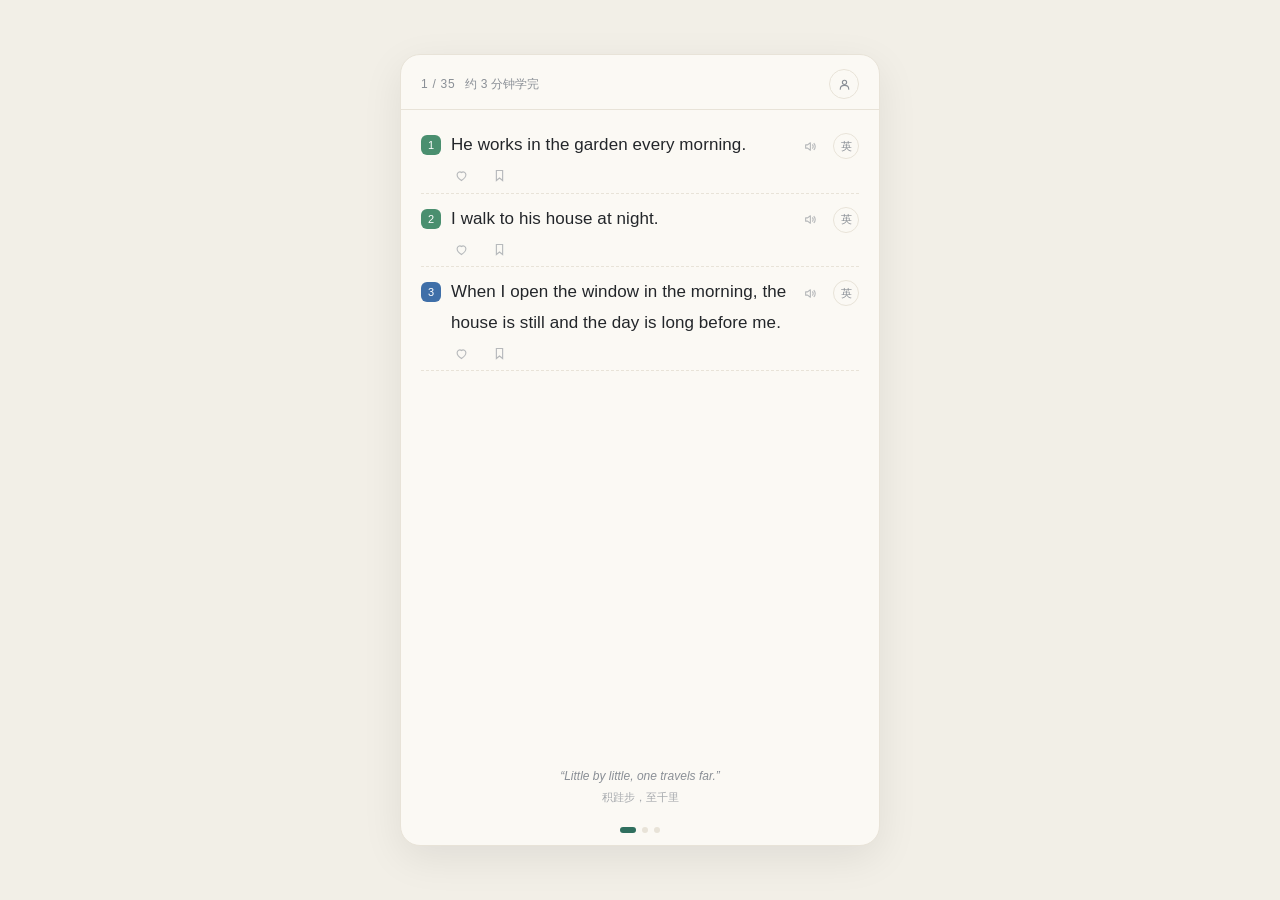
<file: index.html>
<!doctype html>
<html lang="zh-CN">
<head>
<meta charset="utf-8">
<meta name="viewport" content="width=device-width, initial-scale=1, viewport-fit=cover">
<meta name="theme-color" content="#fbf9f4">
<title>english-850</title>
<link rel="manifest" href="manifest.json">
<link rel="icon" href="icon.svg" type="image/svg+xml">
<link rel="stylesheet" href="css/style.css?v=39">
</head>
<body>

<div class="app">

  <div class="hdr">
    <span class="idx" id="idx">1 / 3</span>
    <span class="eta" id="eta">约 4 分钟学完</span>
    <button class="me" id="btn-me" type="button" aria-label="我的">
      <svg viewBox="0 0 24 24" fill="none" stroke="currentColor" stroke-width="1.8" stroke-linecap="round">
        <circle cx="12" cy="8.5" r="3.4"/>
        <path d="M5.2 19.5c0-3.6 3-6.2 6.8-6.2s6.8 2.6 6.8 6.2"/>
      </svg>
    </button>
  </div>

  <div class="warn" id="warn" hidden>
    当前环境不能保存数据，刷新后会丢。用浏览器直接打开 index.html 就正常。
  </div>

  <div class="pages" id="pages"></div>

  <div class="dots" id="dots"></div>

  <div class="sheet" id="sheet">
    <div class="sheet-hdr">
      <h2>我的</h2>
      <button class="close" id="btn-close" type="button" aria-label="关闭">×</button>
    </div>
    <div class="sheet-body">
      <div class="big-stats">
        <div><b id="stat-days">0</b><span>累计天数</span></div>
        <div><b id="stat-min">0</b><span>累计分钟</span></div>
      </div>

      <div class="cal-wrap" id="cal-wrap">
        <div class="cal-months" id="heat"></div>
      </div>

      <div class="rows">
        <button class="row-link" data-list="save" type="button">
          收藏的内容<b id="n-save">0</b>
        </button>
        <button class="row-link" data-list="like" type="button">
          点过赞的内容<b id="n-like">0</b>
        </button>
        <button class="row-link" data-list="word" type="button">
          收藏的词<b id="n-word">0</b>
        </button>
        <button class="row-mode" id="row-mode" type="button" role="switch" aria-checked="false">
          <span>练习模式</span>
          <span class="switch" aria-hidden="true"><i></i></span>
        </button>
        <button class="row-act" id="btn-export" type="button">
          导出备份<b id="hint-export">还没备份过</b>
        </button>
        <button class="row-act" id="btn-import" type="button">
          导入备份<b id="hint-import">点击上传备份</b>
        </button>
        <input type="file" id="file-import" accept="application/json,.json" hidden>
      </div>
    </div>

    <div class="sub" id="sub">
      <div class="sheet-hdr">
        <h2 id="sub-title">列表</h2>
        <button class="close" id="sub-close" type="button" aria-label="返回">×</button>
      </div>
      <div class="sheet-body" id="sub-body"></div>
    </div>
  </div>

</div>

<script src="data/words.js?v=39"></script>
<script src="data/glossary.js?v=39"></script>
<script src="data/dict.js?v=39"></script>
<script src="data/contractions.js?v=39"></script>
<script src="data/function-words.js?v=39"></script>
<script src="data/units.js?v=39"></script>
<script src="data/extras.js?v=39"></script>
<script src="data/exercises.js?v=39"></script>
<script src="js/store.js?v=39"></script>
<script src="js/speak.js?v=39"></script>
<script src="js/reader.js?v=39"></script>
<script src="js/actions.js?v=39"></script>
<script src="js/progress.js?v=39"></script>
<script src="js/exercises.js?v=39"></script>
<script src="js/extras.js?v=39"></script>
<script src="js/app.js?v=39"></script>
<script src="js/dev.js?v=39"></script>
<script src="js/pwa.js?v=39"></script>
<script src="js/backup.js?v=39"></script>
</body>
</html>
</file>
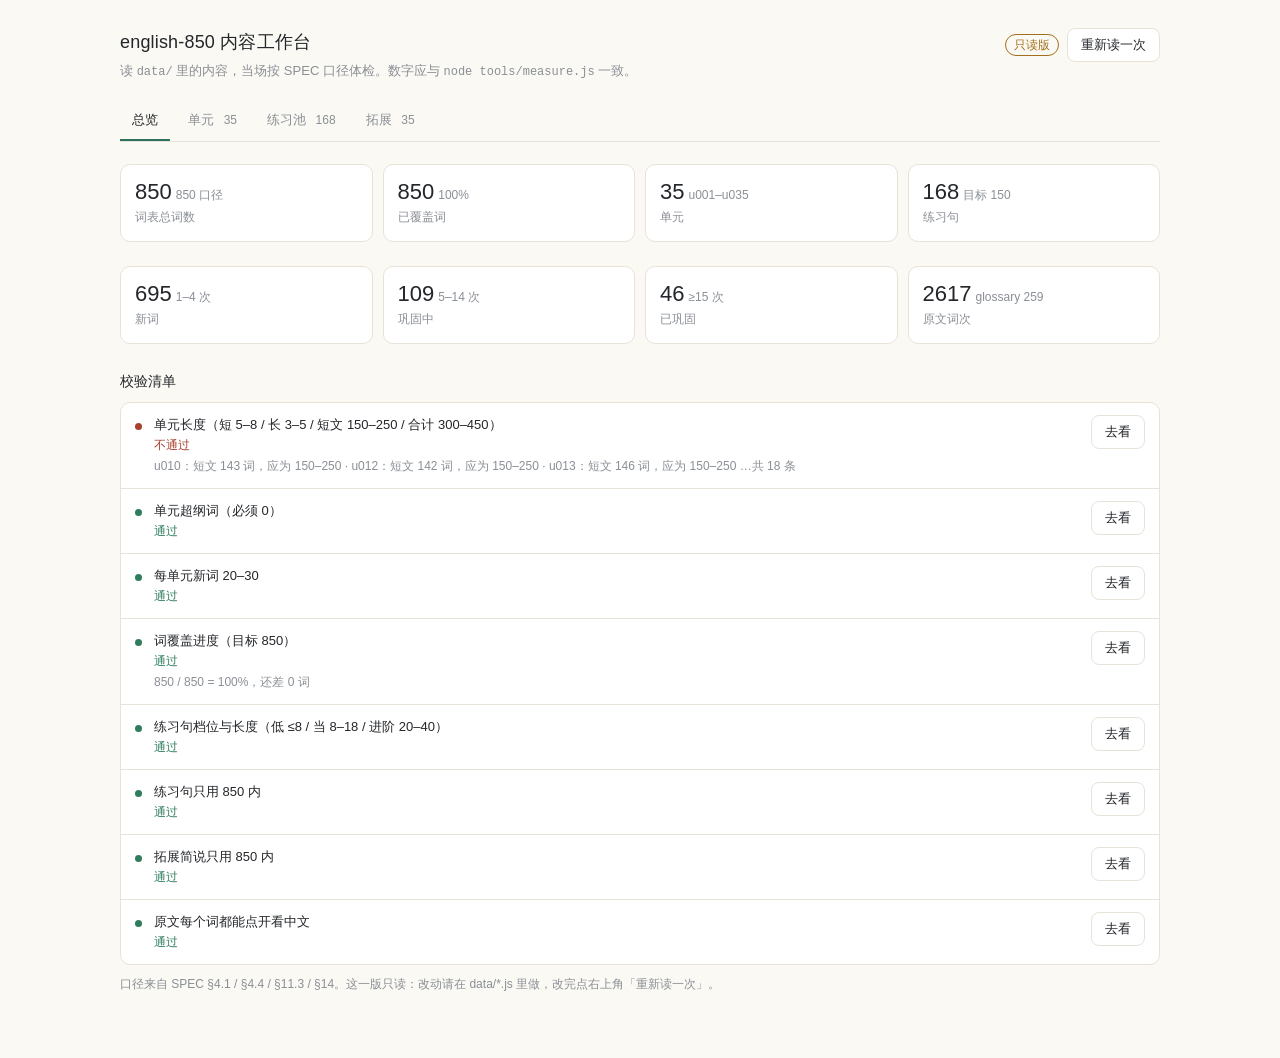
<file: admin.html>
<!doctype html>
<html lang="zh-CN">
<head>
<meta charset="utf-8">
<meta name="viewport" content="width=device-width, initial-scale=1">
<meta name="robots" content="noindex, nofollow">
<title>english-850 内容工作台（只读）</title>
<style>
:root {
  --bg: #fbf9f4;
  --card: #ffffff;
  --ink: #23262a;
  --muted: #8a8f96;
  --line: #e8e3d8;
  --soft: #f2efe7;
  --accent: #2f6f5e;
  --ok: #2f7d5d;
  --ok-bg: #e8f3ee;
  --warn: #a2701c;
  --warn-bg: #fbf1de;
  --bad: #a8402f;
  --bad-bg: #fbeae6;
}
@media (prefers-color-scheme: dark) {
  :root {
    --bg: #17191c; --card: #1d2024; --ink: #e7e4de; --muted: #93999f; --line: #2a2e34;
    --soft: #202429; --accent: #6cc09a; --ok: #6cc09a; --ok-bg: #1b2a24;
    --warn: #d9a154; --warn-bg: #2b2418; --bad: #e08b7b; --bad-bg: #2c1f1c;
  }
}
* { box-sizing: border-box; }
html, body { margin: 0; background: var(--bg); color: var(--ink); }
body {
  font-family: -apple-system, "Segoe UI", "PingFang SC", "Microsoft YaHei", sans-serif;
  font-size: 14px;
  line-height: 1.6;
  -webkit-text-size-adjust: 100%;
}
.wrap { max-width: 1080px; margin: 0 auto; padding: 28px 20px 64px; }

h1 { font-size: 18px; font-weight: 500; margin: 0 0 4px; letter-spacing: .01em; }
.sub { color: var(--muted); font-size: 13px; margin: 0; }
.top { display: flex; align-items: flex-start; gap: 16px; flex-wrap: wrap; margin-bottom: 20px; }
.top-act { margin-left: auto; display: flex; gap: 8px; align-items: center; }
.tag {
  display: inline-block; padding: 1px 8px; border-radius: 999px;
  font-size: 12px; line-height: 18px; border: 1px solid var(--line); color: var(--muted);
}
.tag-ro { color: var(--warn); border-color: var(--warn); }

button {
  font-family: inherit; font-size: 13px; color: var(--ink);
  background: var(--card); border: 1px solid var(--line);
  border-radius: 8px; padding: 7px 13px; cursor: pointer;
}
button:hover { border-color: var(--muted); }
button:active { background: var(--soft); }

.tabs { display: flex; gap: 6px; flex-wrap: wrap; border-bottom: 1px solid var(--line); margin-bottom: 22px; }
.tab {
  border: 0; border-bottom: 2px solid transparent; border-radius: 0;
  background: transparent; color: var(--muted); padding: 9px 12px 10px;
}
.tab[aria-selected="true"] { color: var(--ink); border-bottom-color: var(--accent); }
.tab .n { color: var(--muted); font-size: 12px; margin-left: 6px; }

.stats { display: grid; grid-template-columns: repeat(auto-fit, minmax(150px, 1fr)); gap: 10px; margin-bottom: 24px; }
.stat { background: var(--card); border: 1px solid var(--line); border-radius: 10px; padding: 13px 14px; }
.stat b { display: block; font-size: 22px; font-weight: 500; line-height: 1.25; }
.stat span { color: var(--muted); font-size: 12px; }
.stat em { font-style: normal; color: var(--muted); font-size: 12px; margin-left: 4px; }

h2 { font-size: 14px; font-weight: 500; margin: 26px 0 10px; }
h2 .hint { color: var(--muted); font-weight: 400; font-size: 12px; margin-left: 8px; }

.rules { border: 1px solid var(--line); border-radius: 10px; overflow: hidden; background: var(--card); }
.rule { display: flex; gap: 12px; padding: 12px 14px; border-bottom: 1px solid var(--line); align-items: flex-start; }
.rule:last-child { border-bottom: 0; }
.rule .dot { flex: 0 0 auto; width: 7px; height: 7px; border-radius: 50%; margin-top: 8px; background: var(--muted); }
.rule.ok .dot { background: var(--ok); }
.rule.bad .dot { background: var(--bad); }
.rule.todo .dot { background: var(--warn); }
.rule .body { flex: 1; min-width: 0; }
.rule .name { font-size: 13px; }
.rule .state { font-size: 12px; color: var(--muted); }
.rule.ok .state { color: var(--ok); }
.rule.bad .state { color: var(--bad); }
.rule.todo .state { color: var(--warn); }
.rule .detail { color: var(--muted); font-size: 12px; margin-top: 2px; word-break: break-word; }
.rule .go { flex: 0 0 auto; }

.tablewrap { border: 1px solid var(--line); border-radius: 10px; background: var(--card); overflow-x: auto; }
table { border-collapse: collapse; width: 100%; font-size: 13px; }
th, td { padding: 9px 10px; text-align: left; border-bottom: 1px solid var(--line); vertical-align: top; }
th { font-weight: 500; color: var(--muted); font-size: 12px; white-space: nowrap; background: var(--soft); }
tr:last-child td { border-bottom: 0; }
td.num, th.num { text-align: right; font-variant-numeric: tabular-nums; white-space: nowrap; }
td.id { font-variant-numeric: tabular-nums; color: var(--muted); white-space: nowrap; }
tr.row { cursor: pointer; }
tr.row:hover td { background: var(--soft); }
tr.row.bad td:first-child { box-shadow: inset 2px 0 0 var(--bad); }
td.bad { color: var(--bad); font-weight: 500; }
td.ok { color: var(--ok); }
td.nw { white-space: nowrap; }
td .why { display: block; color: var(--muted); font-size: 11px; font-weight: 400; }
tr.detail td { background: var(--soft); font-size: 12px; color: var(--muted); }
tr.detail[hidden] { display: none; }
.chips { display: flex; flex-wrap: wrap; gap: 5px; margin: 4px 0 8px; }
.chip { border: 1px solid var(--line); border-radius: 6px; padding: 1px 7px; font-size: 12px; background: var(--card); color: var(--ink); }
.chip.bad { color: var(--bad); border-color: var(--bad); }
.dlabel { color: var(--ink); font-size: 12px; }
.probs { margin: 0 0 8px; padding-left: 16px; }
.probs li { margin-bottom: 2px; }
.probs li.bad { color: var(--bad); }

.filters { display: flex; gap: 6px; flex-wrap: wrap; margin-bottom: 12px; align-items: center; }
.filters .lbl { color: var(--muted); font-size: 12px; margin-right: 2px; }
.fchip { padding: 5px 11px; font-size: 12px; }
.fchip[aria-pressed="true"] { border-color: var(--accent); color: var(--accent); }
.empty { color: var(--muted); font-size: 13px; padding: 18px 2px; }
.err { background: var(--bad-bg); border: 1px solid var(--bad); color: var(--ink); border-radius: 10px; padding: 16px 18px; }
.err b { color: var(--bad); }
.note { color: var(--muted); font-size: 12px; margin: 10px 0 0; }
.mono { font-family: ui-monospace, "Cascadia Mono", Consolas, monospace; font-size: 12px; }
.en { color: var(--ink); }
.zh { color: var(--muted); }
</style>
</head>
<body>
<div class="wrap">
  <div class="top">
    <div>
      <h1>english-850 内容工作台</h1>
      <p class="sub">读 <span class="mono">data/</span> 里的内容，当场按 SPEC 口径体检。数字应与 <span class="mono">node tools/measure.js</span> 一致。</p>
    </div>
    <div class="top-act">
      <span class="tag tag-ro">只读版</span>
      <button id="btn-reload" type="button">重新读一次</button>
    </div>
  </div>

  <div class="tabs" role="tablist" id="tabs">
    <button class="tab" role="tab" data-view="overview" aria-selected="true" type="button">总览</button>
    <button class="tab" role="tab" data-view="unit" aria-selected="false" type="button">单元 <span class="n" id="n-unit"></span></button>
    <button class="tab" role="tab" data-view="ex" aria-selected="false" type="button">练习池 <span class="n" id="n-ex"></span></button>
    <button class="tab" role="tab" data-view="extra" aria-selected="false" type="button">拓展 <span class="n" id="n-extra"></span></button>
  </div>

  <div id="view"></div>
</div>

<script>
(function () {
  "use strict";

  var view = document.getElementById("view");

  function el(tag, cls, text) {
    var e = document.createElement(tag);
    if (cls) e.className = cls;
    if (text != null) e.textContent = text;
    return e;
  }

  function stat(value, label, sub) {
    var d = el("div", "stat");
    var b = el("b", null, value);
    if (sub) b.appendChild(el("em", null, sub));
    d.appendChild(b);
    d.appendChild(el("span", null, label));
    return d;
  }

  // ---------- 数据 ----------
  function missing() {
    var box = el("div", "err");
    box.appendChild(el("b", null, "读不到 data/（内容文件没加载上来）。"));

    var p1 = el("p");
    p1.textContent = "先说原因：网页不许跨文件读本地磁盘，能不能读到 data/ 取决于「怎么打开」这个页面，不取决于文件放在哪。";
    box.appendChild(p1);

    var ul = el("ul");
    ul.style.margin = "8px 0 10px";
    ul.style.paddingLeft = "18px";

    var li1 = el("li");
    li1.appendChild(el("b", null, "用 Chrome / Edge 双击打开这个文件"));
    li1.appendChild(document.createTextNode("（最省事，推荐）。路径在你机器上应该是："));
    var code = el("div", "mono");
    code.style.margin = "4px 0";
    code.textContent = "C:\\Users\\lichl\\WorkBuddy\\spaces\\2026_11_25_14-14-35\\english-850\\admin.html";
    li1.appendChild(code);
    ul.appendChild(li1);

    var li2 = el("li");
    li2.appendChild(el("b", null, "或者在项目目录起个本地服务"));
    var c2 = el("div", "mono");
    c2.style.margin = "4px 0";
    c2.textContent = "cd english-850\npython -m http.server 8080";
    li2.appendChild(c2);
    li2.appendChild(document.createTextNode("然后开 http://localhost:8080/admin.html"));
    ul.appendChild(li2);

    box.appendChild(ul);

    var p3 = el("p");
    p3.textContent = "如果你是点右侧预览面板打开的这个报错：面板只把当前这一个文件拿给浏览器看，同目录的 data/ 拿不到，这是面板的限制，不是文件坏了。换成上面两种方式任一种即可。";
    box.appendChild(p3);

    var p4 = el("p");
    p4.textContent = "还不行就核对两点：① admin.html 与 data/ 是同级（都在 english-850 根目录）；② data/words.js、data/units.js 确实存在。";
    box.appendChild(p4);
    return box;
  }

  function boot() {
    if (!window.Checks || !window.UNITS || !window.WORDS) {
      view.innerHTML = "";
      view.appendChild(missing());
      return;
    }

    var lk = window.Checks.makeLookup({
      WORDS: window.WORDS,
      WORD_FORMS: window.WORD_FORMS,
      WORD_ALLOWED: window.WORD_ALLOWED,
      WORD_DEVIATION: window.WORD_DEVIATION,
      GLOSSARY: window.GLOSSARY,
      CONTRACTIONS: window.CONTRACTIONS
    });

    var U = window.Checks.checkUnits(window.UNITS, lk);
    var E = window.Checks.checkExercises(window.EXERCISES || [], lk);
    var X = window.Checks.checkExtras(window.EXTRAS || {}, lk);
    var R = window.Checks.rules(U, E, X);

    // 解锁课时：直接用网页那套逻辑，不另写一份（SPEC §14.7）
    var unlock = {};
    try {
      var table = (window.Exercises && window.Exercises.unlockTable()) || [];
      table.forEach(function (t) { unlock[t.id] = t.unit; });
    } catch (e) { /* 拿不到就显示 — */ }

    var state = { view: "overview", filter: "all", level: "all", open: {} };

    // 视图可以直接用地址栏锚点定位：#unit / #ex / #extra（也能当书签）
    var HASHES = { overview: 1, unit: 1, ex: 1, extra: 1 };
    var h0 = (window.location.hash || "").replace("#", "");
    if (HASHES[h0]) state.view = h0;

    document.getElementById("n-unit").textContent = String(U.rows.length);
    document.getElementById("n-ex").textContent = String(E.total);
    document.getElementById("n-extra").textContent = String(X.rows.length);

    var tabs = document.getElementById("tabs");
    tabs.addEventListener("click", function (e) {
      var b = e.target.closest ? e.target.closest(".tab") : null;
      if (!b) return;
      go(b.getAttribute("data-view"));
    });

    function go(name) {
      state.view = name;
      Array.prototype.forEach.call(tabs.children, function (b) {
        b.setAttribute("aria-selected", b.getAttribute("data-view") === name ? "true" : "false");
      });
      if (window.location.hash !== "#" + name) window.location.hash = name;
      render();
    }

    window.addEventListener("hashchange", function () {
      var h = (window.location.hash || "").replace("#", "");
      if (HASHES[h] && h !== state.view) go(h);
    });

    document.getElementById("btn-reload").addEventListener("click", function () {
      window.location.reload();
    });

    // ---------- 总览 ----------
    function viewOverview() {
      var box = el("div");

      var grid = el("div", "stats");
      grid.appendChild(stat(String(U.wordTotal), "词表总词数", "850 口径"));
      grid.appendChild(stat(U.coveredCount, "已覆盖词", U.pct + "%"));
      grid.appendChild(stat(U.rows.length, "单元", "u001–u" + String(U.rows.length).padStart(3, "0")));
      grid.appendChild(stat(E.total, "练习句", "目标 150"));
      box.appendChild(grid);

      var st = el("div", "stats");
      st.appendChild(stat(String(U.state.fresh), "新词", "1–4 次"));
      st.appendChild(stat(String(U.state.mid), "巩固中", "5–14 次"));
      st.appendChild(stat(String(U.state.firm), "已巩固", "≥15 次"));
      st.appendChild(stat(String(X.stdTotal), "原文词次", "glossary " + X.viaGlossary));
      box.appendChild(st);

      box.appendChild(el("h2", null, "校验清单"));
      var rules = el("div", "rules");
      R.forEach(function (r) {
        var cls = r.todo ? "todo" : (r.pass ? "ok" : "bad");
        var row = el("div", "rule " + cls);
        row.appendChild(el("i", "dot"));
        var body = el("div", "body");
        body.appendChild(el("div", "name", r.name));
        body.appendChild(el("div", "state", r.todo ? "进行中（内容线的事，不算错）" : (r.pass ? "通过" : "不通过")));
        if (r.detail && r.detail.length) {
          var d = el("div", "detail");
          d.textContent = r.detail.length > 3
            ? r.detail.slice(0, 3).join(" · ") + " …共 " + r.detail.length + " 条"
            : r.detail.join(" · ");
          body.appendChild(d);
        }
        row.appendChild(body);
        var btn = el("button", "go", "去看");
        btn.type = "button";
        btn.addEventListener("click", function () { go(r.go); });
        row.appendChild(btn);
        rules.appendChild(row);
      });
      box.appendChild(rules);

      var note = el("p", "note");
      note.textContent = "口径来自 SPEC §4.1 / §4.4 / §11.3 / §14。这一版只读：改动请在 data/*.js 里做，改完点右上角「重新读一次」。";
      box.appendChild(note);
      return box;
    }

    // ---------- 单元 ----------
    function cellNum(v, ok, why) {
      var td = el("td", "num" + (ok ? "" : " bad"), String(v));
      if (!ok && why) td.appendChild(el("span", "why", why));
      return td;
    }

    function viewUnits() {
      var box = el("div");
      box.appendChild(el("h2", null, "单元体检", "短句 5–8 · 长句 3–5 · 短文目标 150–180 词（校验 150–250）· 合计目标 240–300（校验 230–350）· 超纲 0 · 新词 20–25"));

      var wrap = el("div", "tablewrap");
      var t = el("table");
      var thead = el("thead");
      var hr = el("tr");
      ["单元", "主题", "短句", "长句", "短文段", "短文词", "合计", "去重", "新词", "超纲", "状态"].forEach(function (h, i) {
        var th = el("th", i >= 2 && i <= 9 ? "num" : null, h);
        hr.appendChild(th);
      });
      thead.appendChild(hr);
      t.appendChild(thead);

      var tb = el("tbody");
      U.rows.forEach(function (r) {
        var tr = el("tr", "row" + (r.problems.length ? " bad" : ""));
        tr.appendChild(el("td", "id", r.id));
        tr.appendChild(el("td", null, r.name));
        tr.appendChild(cellNum(r.short, r.short >= 5 && r.short <= 8, "应 5–8"));
        tr.appendChild(cellNum(r.long, r.long >= 3 && r.long <= 5, "应 3–5"));
        tr.appendChild(cellNum(r.para, true));
        tr.appendChild(cellNum(r.passWords, r.passWords >= 150 && r.passWords <= 250, "目标 150–180"));
        tr.appendChild(cellNum(r.total, r.total >= 230 && r.total <= 350, "目标 240–300"));
        tr.appendChild(cellNum(r.uniq, true));
        tr.appendChild(cellNum(r.fresh.length, r.fresh.length >= 20 && r.fresh.length <= 25, "应 20–25"));
        tr.appendChild(cellNum(r.missing.length, r.missing.length === 0, r.missing.length ? "要 0" : ""));
        var st = el("td", null);
        if (!r.problems.length) { st.textContent = "✓"; st.className = "ok"; }
        else { st.textContent = r.problems.length + " 项"; st.className = "bad"; }
        tr.appendChild(st);

        tr.addEventListener("click", function () {
          var i = U.rows.indexOf(r);
          state.open[i] = !state.open[i];
          render();
        });
        tb.appendChild(tr);

        if (state.open[U.rows.indexOf(r)]) {
          var dtr = el("tr", "detail");
          var td = el("td");
          td.setAttribute("colspan", "11");

          if (r.problems.length) {
            var ul = el("ul", "probs");
            r.problems.forEach(function (p) {
              ul.appendChild(el("li", p.type === "missing" ? "bad" : null, p.text));
            });
            td.appendChild(ul);
          } else {
            td.appendChild(el("div", null, "这个单元各项都合规。"));
          }

          if (r.fresh.length) {
            td.appendChild(el("div", "dlabel", "本单元新词 " + r.fresh.length + " 个（按单元顺序首次出现）"));
            var chips = el("div", "chips");
            r.fresh.forEach(function (w) { chips.appendChild(el("span", "chip", w)); });
            td.appendChild(chips);
          }
          if (r.missing.length) {
            td.appendChild(el("div", "dlabel", "超纲词"));
            var mc = el("div", "chips");
            r.missing.forEach(function (m) { mc.appendChild(el("span", "chip bad", m.w + " ×" + m.n)); });
            td.appendChild(mc);
          }
          td.appendChild(el("div", "dlabel", "短文标题：" + (r.title || "—") + " · 允许项 " + r.allowed + " 次 · 偏离词 " + r.deviation + " 次"));

          dtr.appendChild(td);
          tb.appendChild(dtr);
        }
      });
      t.appendChild(tb);
      wrap.appendChild(t);
      box.appendChild(wrap);
      box.appendChild(el("p", "note", "点任意一行看明细（新词 / 超纲 / 具体不合规项）。"));
      return box;
    }

    // ---------- 练习池 ----------
    var LEVEL_NAME = { low: "低阶", mid: "当阶", high: "进阶" };

    function viewEx() {
      var box = el("div");
      box.appendChild(el("h2", null, "练习池", "低 ≤8 词 / 当 8–18 词 / 进阶 20–40 词 · 只用 850 内 · 目标 150 句"));

      var filt = el("div", "filters");
      filt.appendChild(el("span", "lbl", "看"));
      [["all", "全部 " + E.total], ["bad", "有问题 " + E.badRows.length], ["lock", "未解锁 " + countNever()]].forEach(function (p) {
        var b = el("button", "fchip", p[1]);
        b.type = "button";
        b.setAttribute("aria-pressed", state.filter === p[0] ? "true" : "false");
        b.addEventListener("click", function () { state.filter = p[0]; render(); });
        filt.appendChild(b);
      });
      filt.appendChild(el("span", "lbl", "档位"));
      [["all", "全部"], ["low", "低阶 " + E.byLevel.low], ["mid", "当阶 " + E.byLevel.mid], ["high", "进阶 " + E.byLevel.high]].forEach(function (p) {
        var b = el("button", "fchip", p[1]);
        b.type = "button";
        b.setAttribute("aria-pressed", state.level === p[0] ? "true" : "false");
        b.addEventListener("click", function () { state.level = p[0]; render(); });
        filt.appendChild(b);
      });
      box.appendChild(filt);

      function countNever() {
        return E.rows.filter(function (r) { return unlock[r.id] === null || unlock[r.id] === undefined; }).length;
      }

      var rows = E.rows.filter(function (r) {
        if (state.level !== "all" && r.level !== state.level) return false;
        if (state.filter === "bad") return r.problems.length > 0;
        if (state.filter === "lock") return unlock[r.id] === null || unlock[r.id] === undefined;
        return true;
      });

      var wrap = el("div", "tablewrap");
      var t = el("table");
      var thead = el("thead");
      var hr = el("tr");
      ["编号", "档位", "词数", "句数", "解锁", "英文", "中文", "状态"].forEach(function (h, i) {
        hr.appendChild(el("th", i === 2 || i === 3 ? "num" : null, h));
      });
      thead.appendChild(hr);
      t.appendChild(thead);

      var tb = el("tbody");
      rows.forEach(function (r) {
        var tr = el("tr", "row" + (r.problems.length ? " bad" : ""));
        tr.appendChild(el("td", "id", r.id));
        tr.appendChild(el("td", "nw", LEVEL_NAME[r.level] || (r.level || "—")));
        var okW = !r.problems.some(function (p) { return p.type === "level" && /词/.test(p.text); });
        tr.appendChild(cellNum(r.words, okW));
        tr.appendChild(cellNum(r.sentences, true));

        var u = unlock[r.id];
        var tdU = el("td", "id nw");
        if (u === null || u === undefined) { tdU.textContent = "等内容"; tdU.style.color = "var(--warn)"; }
        else tdU.textContent = "u" + String(u + 1).padStart(3, "0");
        tr.appendChild(tdU);

        tr.appendChild(el("td", "en", r.en));
        tr.appendChild(el("td", "zh", r.zh));

        var st = el("td");
        if (!r.problems.length) st.textContent = "✓";
        else {
          st.className = "bad";
          st.textContent = r.problems.map(function (p) { return p.text; }).join("；");
        }
        tr.appendChild(st);
        tb.appendChild(tr);
      });
      t.appendChild(tb);
      wrap.appendChild(t);
      box.appendChild(wrap);

      if (!rows.length) box.appendChild(el("div", "empty", "这个筛选下没有句子。"));
      box.appendChild(el("p", "note", "「解锁」= 这句里最晚出现的那个词在第几课（SPEC §14.7）。显示「等内容」= 还有词没被任何单元覆盖。"));
      return box;
    }

    // ---------- 拓展 ----------
    function viewExtra() {
      var box = el("div");
      box.appendChild(el("h2", null, "课外拓展", "简说只用 850 内 · 原文不限词但每个词都要能点开中文"));

      var wrap = el("div", "tablewrap");
      var t = el("table");
      var hr = el("tr");
      ["单元", "标题", "简说段", "简说词", "简说超纲", "原文字次", "glossary", "未注解"].forEach(function (h, i) {
        hr.appendChild(el("th", i >= 2 ? "num" : null, h));
      });
      var thead = el("thead");
      thead.appendChild(hr);
      t.appendChild(thead);

      var tb = el("tbody");
      X.rows.forEach(function (r) {
        var bad = r.simpleBad.length || r.stdMissing.length;
        var tr = el("tr", "row" + (bad ? " bad" : ""));
        tr.appendChild(el("td", "id", r.id));
        tr.appendChild(el("td", null, r.title || "—"));
        tr.appendChild(cellNum(r.blocks, true));
        tr.appendChild(cellNum(r.simpleWords, true));
        tr.appendChild(cellNum(r.simpleBad.length, r.simpleBad.length === 0));
        tr.appendChild(cellNum(r.stdWords, true));
        tr.appendChild(cellNum(r.stdGloss, true));
        tr.appendChild(cellNum(r.stdMissing.length, r.stdMissing.length === 0));
        tb.appendChild(tr);

        if (bad) {
          var dtr = el("tr", "detail");
          var td = el("td");
          td.setAttribute("colspan", "8");
          if (r.simpleBad.length) {
            td.appendChild(el("div", "dlabel", "简说里超纲（简说必须 850 内）"));
            var c1 = el("div", "chips");
            r.simpleBad.forEach(function (w) { c1.appendChild(el("span", "chip bad", w)); });
            td.appendChild(c1);
          }
          if (r.stdMissing.length) {
            td.appendChild(el("div", "dlabel", "原文里点开没有中文（补进 data/glossary.js）"));
            var c2 = el("div", "chips");
            r.stdMissing.forEach(function (w) { c2.appendChild(el("span", "chip bad", w)); });
            td.appendChild(c2);
          }
          dtr.appendChild(td);
          tb.appendChild(dtr);
        }
      });
      t.appendChild(tb);
      wrap.appendChild(t);
      box.appendChild(wrap);

      box.appendChild(el("p", "note", "原文共 " + X.stdTotal + " 词次，其中 " + X.viaGlossary + " 次靠 glossary 兜住。这一项要求「点开有中文」，不要求 850 内。"));
      return box;
    }

    function render() {
      view.innerHTML = "";
      if (state.view === "overview") view.appendChild(viewOverview());
      else if (state.view === "unit") view.appendChild(viewUnits());
      else if (state.view === "ex") view.appendChild(viewEx());
      else view.appendChild(viewExtra());
      window.scrollTo(0, 0);
    }

    render();
  }

  // ---- 载入器 ----
  // 为什么要自己载：<script src> 是相对路径，页面被"单个文件"方式打开时（预览面板）
  // 相对路径会落到别的地方。这里按顺序试几个可能的 data/ 位置，全失败也照样渲染，只显示说明卡。
  var DATA_BASES = ["data/", "./data/", "../data/", "../../english-850/data/"];
  var DATA_FILES = ["words.js", "glossary.js", "contractions.js", "units.js", "extras.js", "exercises.js"];
  var FIXED = ["js/exercises.js", "tools/checks.js"];

  function script(src, ok, fail) {
    var s = document.createElement("script");
    s.src = src;
    s.onload = ok;
    s.onerror = fail;
    document.head.appendChild(s);
  }

  function seq(list, done) {
    var i = 0;
    (function next() {
      if (i >= list.length) { done(); return; }
      var f = list[i++];
      script(f, next, next);
    })();
  }

  function loadData(bi, done) {
    if (bi >= DATA_BASES.length) { done(); return; }
    var base = DATA_BASES[bi];
    script(base + "words.js", function () {
      seq(DATA_FILES.slice(1).map(function (f) { return base + f; }), done);
    }, function () {
      loadData(bi + 1, done);
    });
  }

  function start() {
    loadData(0, function () {
      seq(FIXED, function () { boot(); });
    });
  }

  if (document.readyState === "loading") document.addEventListener("DOMContentLoaded", start);
  else start();
})();
</script>
</body>
</html>
</file>
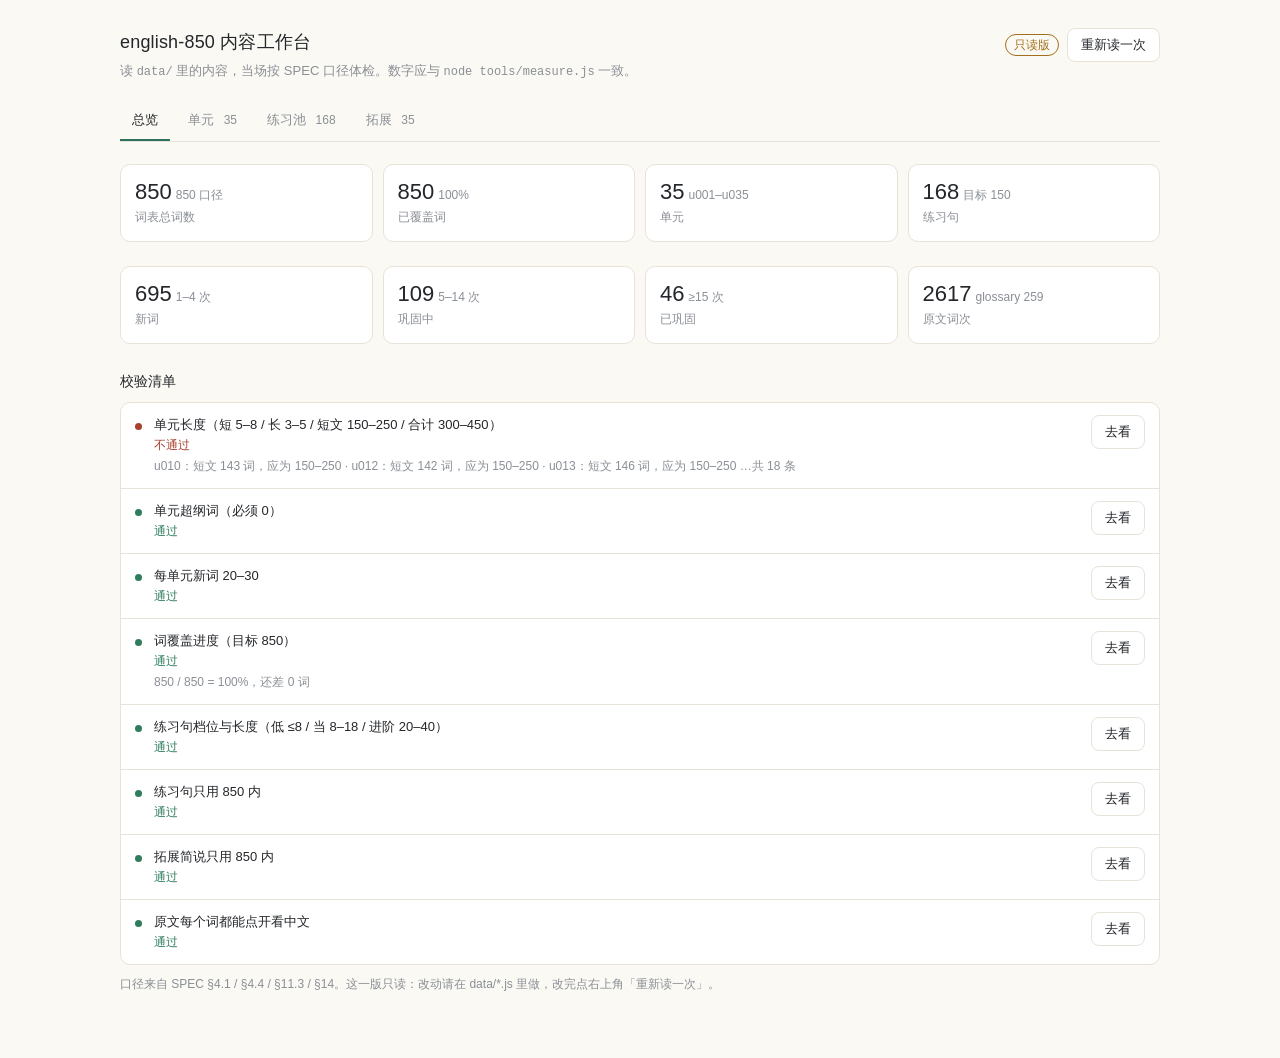
<file: tools/admin.html>
<!doctype html>
<html lang="zh-CN">
<head>
<meta charset="utf-8">
<meta name="viewport" content="width=device-width, initial-scale=1">
<title>english-850 内容工作台（只读）</title>
<style>
:root {
  --bg: #fbf9f4;
  --card: #ffffff;
  --ink: #23262a;
  --muted: #8a8f96;
  --line: #e8e3d8;
  --soft: #f2efe7;
  --accent: #2f6f5e;
  --ok: #2f7d5d;
  --ok-bg: #e8f3ee;
  --warn: #a2701c;
  --warn-bg: #fbf1de;
  --bad: #a8402f;
  --bad-bg: #fbeae6;
}
@media (prefers-color-scheme: dark) {
  :root {
    --bg: #17191c; --card: #1d2024; --ink: #e7e4de; --muted: #93999f; --line: #2a2e34;
    --soft: #202429; --accent: #6cc09a; --ok: #6cc09a; --ok-bg: #1b2a24;
    --warn: #d9a154; --warn-bg: #2b2418; --bad: #e08b7b; --bad-bg: #2c1f1c;
  }
}
* { box-sizing: border-box; }
html, body { margin: 0; background: var(--bg); color: var(--ink); }
body {
  font-family: -apple-system, "Segoe UI", "PingFang SC", "Microsoft YaHei", sans-serif;
  font-size: 14px;
  line-height: 1.6;
  -webkit-text-size-adjust: 100%;
}
.wrap { max-width: 1080px; margin: 0 auto; padding: 28px 20px 64px; }

h1 { font-size: 18px; font-weight: 500; margin: 0 0 4px; letter-spacing: .01em; }
.sub { color: var(--muted); font-size: 13px; margin: 0; }
.top { display: flex; align-items: flex-start; gap: 16px; flex-wrap: wrap; margin-bottom: 20px; }
.top-act { margin-left: auto; display: flex; gap: 8px; align-items: center; }
.tag {
  display: inline-block; padding: 1px 8px; border-radius: 999px;
  font-size: 12px; line-height: 18px; border: 1px solid var(--line); color: var(--muted);
}
.tag-ro { color: var(--warn); border-color: var(--warn); }

button {
  font-family: inherit; font-size: 13px; color: var(--ink);
  background: var(--card); border: 1px solid var(--line);
  border-radius: 8px; padding: 7px 13px; cursor: pointer;
}
button:hover { border-color: var(--muted); }
button:active { background: var(--soft); }

.tabs { display: flex; gap: 6px; flex-wrap: wrap; border-bottom: 1px solid var(--line); margin-bottom: 22px; }
.tab {
  border: 0; border-bottom: 2px solid transparent; border-radius: 0;
  background: transparent; color: var(--muted); padding: 9px 12px 10px;
}
.tab[aria-selected="true"] { color: var(--ink); border-bottom-color: var(--accent); }
.tab .n { color: var(--muted); font-size: 12px; margin-left: 6px; }

.stats { display: grid; grid-template-columns: repeat(auto-fit, minmax(150px, 1fr)); gap: 10px; margin-bottom: 24px; }
.stat { background: var(--card); border: 1px solid var(--line); border-radius: 10px; padding: 13px 14px; }
.stat b { display: block; font-size: 22px; font-weight: 500; line-height: 1.25; }
.stat span { color: var(--muted); font-size: 12px; }
.stat em { font-style: normal; color: var(--muted); font-size: 12px; margin-left: 4px; }

h2 { font-size: 14px; font-weight: 500; margin: 26px 0 10px; }
h2 .hint { color: var(--muted); font-weight: 400; font-size: 12px; margin-left: 8px; }

.rules { border: 1px solid var(--line); border-radius: 10px; overflow: hidden; background: var(--card); }
.rule { display: flex; gap: 12px; padding: 12px 14px; border-bottom: 1px solid var(--line); align-items: flex-start; }
.rule:last-child { border-bottom: 0; }
.rule .dot { flex: 0 0 auto; width: 7px; height: 7px; border-radius: 50%; margin-top: 8px; background: var(--muted); }
.rule.ok .dot { background: var(--ok); }
.rule.bad .dot { background: var(--bad); }
.rule.todo .dot { background: var(--warn); }
.rule .body { flex: 1; min-width: 0; }
.rule .name { font-size: 13px; }
.rule .state { font-size: 12px; color: var(--muted); }
.rule.ok .state { color: var(--ok); }
.rule.bad .state { color: var(--bad); }
.rule.todo .state { color: var(--warn); }
.rule .detail { color: var(--muted); font-size: 12px; margin-top: 2px; word-break: break-word; }
.rule .go { flex: 0 0 auto; }

.tablewrap { border: 1px solid var(--line); border-radius: 10px; background: var(--card); overflow-x: auto; }
table { border-collapse: collapse; width: 100%; font-size: 13px; }
th, td { padding: 9px 10px; text-align: left; border-bottom: 1px solid var(--line); vertical-align: top; }
th { font-weight: 500; color: var(--muted); font-size: 12px; white-space: nowrap; background: var(--soft); }
tr:last-child td { border-bottom: 0; }
td.num, th.num { text-align: right; font-variant-numeric: tabular-nums; white-space: nowrap; }
td.id { font-variant-numeric: tabular-nums; color: var(--muted); white-space: nowrap; }
tr.row { cursor: pointer; }
tr.row:hover td { background: var(--soft); }
tr.row.bad td:first-child { box-shadow: inset 2px 0 0 var(--bad); }
td.bad { color: var(--bad); font-weight: 500; }
td.ok { color: var(--ok); }
td.nw { white-space: nowrap; }
td .why { display: block; color: var(--muted); font-size: 11px; font-weight: 400; }
tr.detail td { background: var(--soft); font-size: 12px; color: var(--muted); }
tr.detail[hidden] { display: none; }
.chips { display: flex; flex-wrap: wrap; gap: 5px; margin: 4px 0 8px; }
.chip { border: 1px solid var(--line); border-radius: 6px; padding: 1px 7px; font-size: 12px; background: var(--card); color: var(--ink); }
.chip.bad { color: var(--bad); border-color: var(--bad); }
.dlabel { color: var(--ink); font-size: 12px; }
.probs { margin: 0 0 8px; padding-left: 16px; }
.probs li { margin-bottom: 2px; }
.probs li.bad { color: var(--bad); }

.filters { display: flex; gap: 6px; flex-wrap: wrap; margin-bottom: 12px; align-items: center; }
.filters .lbl { color: var(--muted); font-size: 12px; margin-right: 2px; }
.fchip { padding: 5px 11px; font-size: 12px; }
.fchip[aria-pressed="true"] { border-color: var(--accent); color: var(--accent); }
.empty { color: var(--muted); font-size: 13px; padding: 18px 2px; }
.err { background: var(--bad-bg); border: 1px solid var(--bad); color: var(--ink); border-radius: 10px; padding: 16px 18px; }
.err b { color: var(--bad); }
.note { color: var(--muted); font-size: 12px; margin: 10px 0 0; }
.mono { font-family: ui-monospace, "Cascadia Mono", Consolas, monospace; font-size: 12px; }
.en { color: var(--ink); }
.zh { color: var(--muted); }
</style>
</head>
<body>
<div class="wrap">
  <div class="top">
    <div>
      <h1>english-850 内容工作台</h1>
      <p class="sub">读 <span class="mono">data/</span> 里的内容，当场按 SPEC 口径体检。数字应与 <span class="mono">node tools/measure.js</span> 一致。</p>
    </div>
    <div class="top-act">
      <span class="tag tag-ro">只读版</span>
      <button id="btn-reload" type="button">重新读一次</button>
    </div>
  </div>

  <div class="tabs" role="tablist" id="tabs">
    <button class="tab" role="tab" data-view="overview" aria-selected="true" type="button">总览</button>
    <button class="tab" role="tab" data-view="unit" aria-selected="false" type="button">单元 <span class="n" id="n-unit"></span></button>
    <button class="tab" role="tab" data-view="ex" aria-selected="false" type="button">练习池 <span class="n" id="n-ex"></span></button>
    <button class="tab" role="tab" data-view="extra" aria-selected="false" type="button">拓展 <span class="n" id="n-extra"></span></button>
  </div>

  <div id="view"></div>
</div>

<script src="../data/words.js"></script>
<script src="../data/glossary.js"></script>
<script src="../data/contractions.js"></script>
<script src="../data/units.js"></script>
<script src="../data/extras.js"></script>
<script src="../data/exercises.js"></script>
<script src="../js/exercises.js"></script>
<script src="./checks.js"></script>
<script>
(function () {
  "use strict";

  var view = document.getElementById("view");

  function el(tag, cls, text) {
    var e = document.createElement(tag);
    if (cls) e.className = cls;
    if (text != null) e.textContent = text;
    return e;
  }

  function stat(value, label, sub) {
    var d = el("div", "stat");
    var b = el("b", null, value);
    if (sub) b.appendChild(el("em", null, sub));
    d.appendChild(b);
    d.appendChild(el("span", null, label));
    return d;
  }

  // ---------- 数据 ----------
  function boot() {
    if (!window.Checks || !window.UNITS || !window.WORDS) {
      view.innerHTML = "";
      var box = el("div", "err");
      box.appendChild(el("b", null, "读不到 data/。"));
      box.appendChild(el("div", null, "这个页面要跟 data/、js/ 放在同一个仓库里，从 english-850/tools/admin.html 打开。如果文件是单独拷出来的，把整个 english-850 文件夹一起带走。"));
      view.appendChild(box);
      return;
    }

    var lk = window.Checks.makeLookup({
      WORDS: window.WORDS,
      WORD_FORMS: window.WORD_FORMS,
      WORD_ALLOWED: window.WORD_ALLOWED,
      WORD_DEVIATION: window.WORD_DEVIATION,
      GLOSSARY: window.GLOSSARY,
      CONTRACTIONS: window.CONTRACTIONS
    });

    var U = window.Checks.checkUnits(window.UNITS, lk);
    var E = window.Checks.checkExercises(window.EXERCISES || [], lk);
    var X = window.Checks.checkExtras(window.EXTRAS || {}, lk);
    var R = window.Checks.rules(U, E, X);

    // 解锁课时：直接用网页那套逻辑，不另写一份（SPEC §14.7）
    var unlock = {};
    try {
      var table = (window.Exercises && window.Exercises.unlockTable()) || [];
      table.forEach(function (t) { unlock[t.id] = t.unit; });
    } catch (e) { /* 拿不到就显示 — */ }

    var state = { view: "overview", filter: "all", level: "all", open: {} };

    // 视图可以直接用地址栏锚点定位：#unit / #ex / #extra（也能当书签）
    var HASHES = { overview: 1, unit: 1, ex: 1, extra: 1 };
    var h0 = (window.location.hash || "").replace("#", "");
    if (HASHES[h0]) state.view = h0;

    document.getElementById("n-unit").textContent = String(U.rows.length);
    document.getElementById("n-ex").textContent = String(E.total);
    document.getElementById("n-extra").textContent = String(X.rows.length);

    var tabs = document.getElementById("tabs");
    tabs.addEventListener("click", function (e) {
      var b = e.target.closest ? e.target.closest(".tab") : null;
      if (!b) return;
      go(b.getAttribute("data-view"));
    });

    function go(name) {
      state.view = name;
      Array.prototype.forEach.call(tabs.children, function (b) {
        b.setAttribute("aria-selected", b.getAttribute("data-view") === name ? "true" : "false");
      });
      if (window.location.hash !== "#" + name) window.location.hash = name;
      render();
    }

    window.addEventListener("hashchange", function () {
      var h = (window.location.hash || "").replace("#", "");
      if (HASHES[h] && h !== state.view) go(h);
    });

    document.getElementById("btn-reload").addEventListener("click", function () {
      window.location.reload();
    });

    // ---------- 总览 ----------
    function viewOverview() {
      var box = el("div");

      var grid = el("div", "stats");
      grid.appendChild(stat(String(U.wordTotal), "词表总词数", "850 口径"));
      grid.appendChild(stat(U.coveredCount, "已覆盖词", U.pct + "%"));
      grid.appendChild(stat(U.rows.length, "单元", "u001–u" + String(U.rows.length).padStart(3, "0")));
      grid.appendChild(stat(E.total, "练习句", "目标 150"));
      box.appendChild(grid);

      var st = el("div", "stats");
      st.appendChild(stat(String(U.state.fresh), "新词", "1–4 次"));
      st.appendChild(stat(String(U.state.mid), "巩固中", "5–14 次"));
      st.appendChild(stat(String(U.state.firm), "已巩固", "≥15 次"));
      st.appendChild(stat(String(X.stdTotal), "原文词次", "glossary " + X.viaGlossary));
      box.appendChild(st);

      box.appendChild(el("h2", null, "校验清单"));
      var rules = el("div", "rules");
      R.forEach(function (r) {
        var cls = r.todo ? "todo" : (r.pass ? "ok" : "bad");
        var row = el("div", "rule " + cls);
        row.appendChild(el("i", "dot"));
        var body = el("div", "body");
        body.appendChild(el("div", "name", r.name));
        body.appendChild(el("div", "state", r.todo ? "进行中（内容线的事，不算错）" : (r.pass ? "通过" : "不通过")));
        if (r.detail && r.detail.length) {
          var d = el("div", "detail");
          d.textContent = r.detail.length > 3
            ? r.detail.slice(0, 3).join(" · ") + " …共 " + r.detail.length + " 条"
            : r.detail.join(" · ");
          body.appendChild(d);
        }
        row.appendChild(body);
        var btn = el("button", "go", "去看");
        btn.type = "button";
        btn.addEventListener("click", function () { go(r.go); });
        row.appendChild(btn);
        rules.appendChild(row);
      });
      box.appendChild(rules);

      var note = el("p", "note");
      note.textContent = "口径来自 SPEC §4.1 / §4.4 / §11.3 / §14。这一版只读：改动请在 data/*.js 里做，改完点右上角「重新读一次」。";
      box.appendChild(note);
      return box;
    }

    // ---------- 单元 ----------
    function cellNum(v, ok, why) {
      var td = el("td", "num" + (ok ? "" : " bad"), String(v));
      if (!ok && why) td.appendChild(el("span", "why", why));
      return td;
    }

    function viewUnits() {
      var box = el("div");
      box.appendChild(el("h2", null, "单元体检", "短句 5–8 · 长句 3–5 · 短文 150–250 词 · 合计 300–450 词 · 超纲 0 · 新词 20–25"));

      var wrap = el("div", "tablewrap");
      var t = el("table");
      var thead = el("thead");
      var hr = el("tr");
      ["单元", "主题", "短句", "长句", "短文段", "短文词", "合计", "去重", "新词", "超纲", "状态"].forEach(function (h, i) {
        var th = el("th", i >= 2 && i <= 9 ? "num" : null, h);
        hr.appendChild(th);
      });
      thead.appendChild(hr);
      t.appendChild(thead);

      var tb = el("tbody");
      U.rows.forEach(function (r) {
        var tr = el("tr", "row" + (r.problems.length ? " bad" : ""));
        tr.appendChild(el("td", "id", r.id));
        tr.appendChild(el("td", null, r.name));
        tr.appendChild(cellNum(r.short, r.short >= 5 && r.short <= 8, "应 5–8"));
        tr.appendChild(cellNum(r.long, r.long >= 3 && r.long <= 5, "应 3–5"));
        tr.appendChild(cellNum(r.para, true));
        tr.appendChild(cellNum(r.passWords, r.passWords >= 150 && r.passWords <= 250, "应 150–250"));
        tr.appendChild(cellNum(r.total, r.total >= 300 && r.total <= 450, "应 300–450"));
        tr.appendChild(cellNum(r.uniq, true));
        tr.appendChild(cellNum(r.fresh.length, r.fresh.length >= 20 && r.fresh.length <= 25, "应 20–25"));
        tr.appendChild(cellNum(r.missing.length, r.missing.length === 0, r.missing.length ? "要 0" : ""));
        var st = el("td", null);
        if (!r.problems.length) { st.textContent = "✓"; st.className = "ok"; }
        else { st.textContent = r.problems.length + " 项"; st.className = "bad"; }
        tr.appendChild(st);

        tr.addEventListener("click", function () {
          var i = U.rows.indexOf(r);
          state.open[i] = !state.open[i];
          render();
        });
        tb.appendChild(tr);

        if (state.open[U.rows.indexOf(r)]) {
          var dtr = el("tr", "detail");
          var td = el("td");
          td.setAttribute("colspan", "11");

          if (r.problems.length) {
            var ul = el("ul", "probs");
            r.problems.forEach(function (p) {
              ul.appendChild(el("li", p.type === "missing" ? "bad" : null, p.text));
            });
            td.appendChild(ul);
          } else {
            td.appendChild(el("div", null, "这个单元各项都合规。"));
          }

          if (r.fresh.length) {
            td.appendChild(el("div", "dlabel", "本单元新词 " + r.fresh.length + " 个（按单元顺序首次出现）"));
            var chips = el("div", "chips");
            r.fresh.forEach(function (w) { chips.appendChild(el("span", "chip", w)); });
            td.appendChild(chips);
          }
          if (r.missing.length) {
            td.appendChild(el("div", "dlabel", "超纲词"));
            var mc = el("div", "chips");
            r.missing.forEach(function (m) { mc.appendChild(el("span", "chip bad", m.w + " ×" + m.n)); });
            td.appendChild(mc);
          }
          td.appendChild(el("div", "dlabel", "短文标题：" + (r.title || "—") + " · 允许项 " + r.allowed + " 次 · 偏离词 " + r.deviation + " 次"));

          dtr.appendChild(td);
          tb.appendChild(dtr);
        }
      });
      t.appendChild(tb);
      wrap.appendChild(t);
      box.appendChild(wrap);
      box.appendChild(el("p", "note", "点任意一行看明细（新词 / 超纲 / 具体不合规项）。"));
      return box;
    }

    // ---------- 练习池 ----------
    var LEVEL_NAME = { low: "低阶", mid: "当阶", high: "进阶" };

    function viewEx() {
      var box = el("div");
      box.appendChild(el("h2", null, "练习池", "低 ≤8 词 / 当 8–18 词 / 进阶 20–40 词 · 只用 850 内 · 目标 150 句"));

      var filt = el("div", "filters");
      filt.appendChild(el("span", "lbl", "看"));
      [["all", "全部 " + E.total], ["bad", "有问题 " + E.badRows.length], ["lock", "未解锁 " + countNever()]].forEach(function (p) {
        var b = el("button", "fchip", p[1]);
        b.type = "button";
        b.setAttribute("aria-pressed", state.filter === p[0] ? "true" : "false");
        b.addEventListener("click", function () { state.filter = p[0]; render(); });
        filt.appendChild(b);
      });
      filt.appendChild(el("span", "lbl", "档位"));
      [["all", "全部"], ["low", "低阶 " + E.byLevel.low], ["mid", "当阶 " + E.byLevel.mid], ["high", "进阶 " + E.byLevel.high]].forEach(function (p) {
        var b = el("button", "fchip", p[1]);
        b.type = "button";
        b.setAttribute("aria-pressed", state.level === p[0] ? "true" : "false");
        b.addEventListener("click", function () { state.level = p[0]; render(); });
        filt.appendChild(b);
      });
      box.appendChild(filt);

      function countNever() {
        return E.rows.filter(function (r) { return unlock[r.id] === null || unlock[r.id] === undefined; }).length;
      }

      var rows = E.rows.filter(function (r) {
        if (state.level !== "all" && r.level !== state.level) return false;
        if (state.filter === "bad") return r.problems.length > 0;
        if (state.filter === "lock") return unlock[r.id] === null || unlock[r.id] === undefined;
        return true;
      });

      var wrap = el("div", "tablewrap");
      var t = el("table");
      var thead = el("thead");
      var hr = el("tr");
      ["编号", "档位", "词数", "句数", "解锁", "英文", "中文", "状态"].forEach(function (h, i) {
        hr.appendChild(el("th", i === 2 || i === 3 ? "num" : null, h));
      });
      thead.appendChild(hr);
      t.appendChild(thead);

      var tb = el("tbody");
      rows.forEach(function (r) {
        var tr = el("tr", "row" + (r.problems.length ? " bad" : ""));
        tr.appendChild(el("td", "id", r.id));
        tr.appendChild(el("td", "nw", LEVEL_NAME[r.level] || (r.level || "—")));
        var okW = !r.problems.some(function (p) { return p.type === "level" && /词/.test(p.text); });
        tr.appendChild(cellNum(r.words, okW));
        tr.appendChild(cellNum(r.sentences, true));

        var u = unlock[r.id];
        var tdU = el("td", "id nw");
        if (u === null || u === undefined) { tdU.textContent = "等内容"; tdU.style.color = "var(--warn)"; }
        else tdU.textContent = "u" + String(u + 1).padStart(3, "0");
        tr.appendChild(tdU);

        tr.appendChild(el("td", "en", r.en));
        tr.appendChild(el("td", "zh", r.zh));

        var st = el("td");
        if (!r.problems.length) st.textContent = "✓";
        else {
          st.className = "bad";
          st.textContent = r.problems.map(function (p) { return p.text; }).join("；");
        }
        tr.appendChild(st);
        tb.appendChild(tr);
      });
      t.appendChild(tb);
      wrap.appendChild(t);
      box.appendChild(wrap);

      if (!rows.length) box.appendChild(el("div", "empty", "这个筛选下没有句子。"));
      box.appendChild(el("p", "note", "「解锁」= 这句里最晚出现的那个词在第几课（SPEC §14.7）。显示「等内容」= 还有词没被任何单元覆盖。"));
      return box;
    }

    // ---------- 拓展 ----------
    function viewExtra() {
      var box = el("div");
      box.appendChild(el("h2", null, "课外拓展", "简说只用 850 内 · 原文不限词但每个词都要能点开中文"));

      var wrap = el("div", "tablewrap");
      var t = el("table");
      var hr = el("tr");
      ["单元", "标题", "简说段", "简说词", "简说超纲", "原文字次", "glossary", "未注解"].forEach(function (h, i) {
        hr.appendChild(el("th", i >= 2 ? "num" : null, h));
      });
      var thead = el("thead");
      thead.appendChild(hr);
      t.appendChild(thead);

      var tb = el("tbody");
      X.rows.forEach(function (r) {
        var bad = r.simpleBad.length || r.stdMissing.length;
        var tr = el("tr", "row" + (bad ? " bad" : ""));
        tr.appendChild(el("td", "id", r.id));
        tr.appendChild(el("td", null, r.title || "—"));
        tr.appendChild(cellNum(r.blocks, true));
        tr.appendChild(cellNum(r.simpleWords, true));
        tr.appendChild(cellNum(r.simpleBad.length, r.simpleBad.length === 0));
        tr.appendChild(cellNum(r.stdWords, true));
        tr.appendChild(cellNum(r.stdGloss, true));
        tr.appendChild(cellNum(r.stdMissing.length, r.stdMissing.length === 0));
        tb.appendChild(tr);

        if (bad) {
          var dtr = el("tr", "detail");
          var td = el("td");
          td.setAttribute("colspan", "8");
          if (r.simpleBad.length) {
            td.appendChild(el("div", "dlabel", "简说里超纲（简说必须 850 内）"));
            var c1 = el("div", "chips");
            r.simpleBad.forEach(function (w) { c1.appendChild(el("span", "chip bad", w)); });
            td.appendChild(c1);
          }
          if (r.stdMissing.length) {
            td.appendChild(el("div", "dlabel", "原文里点开没有中文（补进 data/glossary.js）"));
            var c2 = el("div", "chips");
            r.stdMissing.forEach(function (w) { c2.appendChild(el("span", "chip bad", w)); });
            td.appendChild(c2);
          }
          dtr.appendChild(td);
          tb.appendChild(dtr);
        }
      });
      t.appendChild(tb);
      wrap.appendChild(t);
      box.appendChild(wrap);

      box.appendChild(el("p", "note", "原文共 " + X.stdTotal + " 词次，其中 " + X.viaGlossary + " 次靠 glossary 兜住。这一项要求「点开有中文」，不要求 850 内。"));
      return box;
    }

    function render() {
      view.innerHTML = "";
      if (state.view === "overview") view.appendChild(viewOverview());
      else if (state.view === "unit") view.appendChild(viewUnits());
      else if (state.view === "ex") view.appendChild(viewEx());
      else view.appendChild(viewExtra());
      window.scrollTo(0, 0);
    }

    render();
  }

  if (document.readyState === "loading") document.addEventListener("DOMContentLoaded", boot);
  else boot();
})();
</script>
</body>
</html>
</file>
<file: css/style.css>
:root {
  --bg: #fbf9f4;
  --ink: #23262a;
  --muted: #8a8f96;
  --line: #e8e3d8;
  --short: #4a8f6f;
  --long: #3f6fa8;
  --story: #b4741f;
  --soft: #f2efe7;
  --accent: #2f6f5e;
}

@media (prefers-color-scheme: dark) {
  :root {
    --bg: #17191c;
    --ink: #e7e4de;
    --muted: #93999f;
    --line: #2a2e34;
    --short: #6cc09a;
    --long: #79a8db;
    --story: #d9a154;
    --soft: #202429;
    --accent: #6cc09a;
  }
}

* { box-sizing: border-box; -webkit-tap-highlight-color: transparent; }

html, body {
  margin: 0;
  height: 100%;
  background: var(--bg);
  color: var(--ink);
  font-family: -apple-system, "Segoe UI", "PingFang SC", "Microsoft YaHei", sans-serif;
  -webkit-text-size-adjust: 100%;
}

body { display: flex; justify-content: center; }

.app {
  width: 100%;
  max-width: 480px;
  height: 100vh;      /* 旧内核兜底：不认 dvh 才会塌 */
  height: 100dvh;
  display: flex;
  flex-direction: column;
  background: var(--bg);
  position: relative;
  overflow: hidden;
}

@media (min-width: 520px) {
  body { background: var(--soft); align-items: center; }
  .app {
    height: 88vh;
    height: 88dvh;
    border: 1px solid var(--line);
    border-radius: 20px;
    box-shadow: 0 12px 40px rgba(0, 0, 0, 0.08);
  }
}

.hdr {
  flex: 0 0 auto;
  display: flex;
  align-items: center;
  gap: 10px;
  padding: 14px 20px 10px;
  border-bottom: 1px solid var(--line);
}

.idx {
  font-size: 12px;
  color: var(--muted);
  letter-spacing: 0.06em;
}

.eta {
  font-size: 12px;
  color: var(--muted);
}

.me {
  margin-left: auto;
  width: 30px;
  height: 30px;
  display: grid;
  place-items: center;
  border: 1px solid var(--line);
  border-radius: 50%;
  background: transparent;
  cursor: pointer;
  color: var(--muted);
}

.me svg { width: 15px; height: 15px; }

.pages {
  flex: 1 1 auto;
  min-height: 0;   /* 没有它，flex 子项会撑高、滚不动 */
  display: flex;
  overflow-x: auto;
  overflow-y: hidden;
  scroll-snap-type: x mandatory;
  scrollbar-width: none;
}

.pages::-webkit-scrollbar { display: none; }

.page {
  flex: 0 0 100%;
  scroll-snap-align: start;
  overflow-y: auto;
  scrollbar-width: none;
  padding: 10px 20px 10px;
  display: flex;
  flex-direction: column;
}

.page::-webkit-scrollbar { display: none; }

.item {
  padding: 10px 0 4px;
  border-bottom: 1px dashed var(--line);
}

.item:last-of-type { border-bottom: 0; }

/* 喇叭（SPEC §11.15）：不支持语音的浏览器不会插入这个元素，所以不用写"隐藏"逻辑 */
.spk {
  flex: 0 0 auto;
  width: 26px;
  height: 26px;
  margin: -2px 0 0;
  padding: 0;
  border: 0;
  border-radius: 8px;
  background: transparent;
  color: var(--muted);
  cursor: pointer;
  display: grid;
  place-items: center;
  opacity: 0.62;
}
.spk svg { width: 15px; height: 15px; fill: none; stroke: currentColor; stroke-width: 1.7; stroke-linejoin: round; }
.spk:active { opacity: 1; background: var(--soft); }

/* 跟在句子/段落末尾的喇叭：不换行，跟文字同一基线 */
.spk.inl {
  display: inline-grid;
  width: 22px;
  height: 22px;
  margin: 0 0 0 4px;
  vertical-align: -5px;
}
.spk.inl svg { width: 14px; height: 14px; }

/* 行内的喇叭（句子条目右侧）：和"英"按钮对齐 */
.row .spk.row-spk { margin-top: 3px; }

/* 单词弹层里的喇叭 */
.popup .spk.pop-spk {
  margin: 0 0 0 -2px;
  width: 24px;
  height: 24px;
  opacity: 0.7;
}
.popup .spk.pop-spk svg { width: 14px; height: 14px; }

/* 练习答案里的喇叭：跟着答案一起显示/隐藏 */
.ex-en .spk.inl { margin-left: 6px; vertical-align: -5px; }

.row {
  display: flex;
  align-items: flex-start;
  gap: 10px;
}

.num {
  flex: 0 0 auto;
  width: 20px;
  height: 20px;
  border-radius: 6px;
  margin-top: 5px;
  display: grid;
  place-items: center;
  font-size: 11px;
  font-weight: 500;
  color: #fff;
}

.item[data-kind="short"] .num { background: var(--short); }
.item[data-kind="long"] .num { background: var(--long); }
.item[data-kind="story"] .num { background: var(--story); }

.txt {
  flex: 1 1 auto;
  margin: 0;
  font-size: 17px;
  line-height: 1.8;
  letter-spacing: 0.005em;
}

.tg {
  flex: 0 0 auto;
  min-width: 26px;
  height: 26px;
  padding: 0 5px;
  margin-top: 3px;
  border: 1px solid var(--line);
  border-radius: 13px;
  background: transparent;
  color: var(--muted);
  font-size: 11px;
  font-family: inherit;
  line-height: 1;
  cursor: pointer;
}

.tg.on {
  border-color: var(--accent);
  color: var(--accent);
}

.zh {
  display: none;
  margin: 6px 0 0 30px;
  font-size: 14px;
  line-height: 1.7;
  color: var(--muted);
}

.item.show .zh { display: block; }

.acts {
  display: flex;
  gap: 14px;
  margin: 2px 0 0 28px;
  height: 26px;
  align-items: center;
}

.ico {
  width: 24px;
  height: 24px;
  padding: 0;
  border: 0;
  background: transparent;
  color: var(--muted);
  cursor: pointer;
  display: grid;
  place-items: center;
  opacity: 0.6;
}

.ico svg { width: 15px; height: 15px; fill: none; stroke: currentColor; stroke-width: 1.8; }

.ico.on { opacity: 1; }
.ico.on svg { fill: currentColor; }
.ico.on.like { color: #c25b5b; }
.ico.on.save { color: var(--story); }

.w {
  cursor: pointer;
  border-radius: 3px;
}

.w:active { background: var(--soft); }

.story-head {
  display: flex;
  align-items: flex-start;
  gap: 10px;
  margin-bottom: 12px;
}

.story-title {
  flex: 1 1 auto;
  margin: 0;
  font-size: 19px;
  font-weight: 500;
  line-height: 1.55;
}

.para { margin-bottom: 13px; }

.para .en {
  margin: 0;
  font-size: 17px;
  line-height: 1.8;
}

.para .zh { margin-left: 0; }

.quote {
  margin-top: auto;
  padding: 18px 0 4px;
  font-size: 12px;
  line-height: 1.7;
  color: var(--muted);
  font-style: italic;
  text-align: center;
}

.quote span { display: block; font-style: normal; opacity: 0.75; margin-top: 2px; font-size: 11px; }

.next {
  margin: 14px 0 4px;
  width: 100%;
  padding: 13px;
  font-size: 14px;
  font-family: inherit;
  color: var(--accent);
  background: transparent;
  border: 1px solid var(--accent);
  border-radius: 12px;
  cursor: pointer;
}

.dots {
  flex: 0 0 auto;
  display: flex;
  justify-content: center;
  gap: 6px;
  padding: 6px 0 12px;
}

.dots i {
  width: 6px;
  height: 6px;
  border-radius: 50%;
  background: var(--line);
  transition: background 0.2s, width 0.2s;
}

.dots i.on { background: var(--accent); width: 16px; border-radius: 3px; }

.popup {
  position: fixed;
  z-index: 60;
  width: 236px;
  background: var(--bg);
  border: 1px solid var(--line);
  border-radius: 14px;
  padding: 12px 14px;
  box-shadow: 0 8px 28px rgba(0, 0, 0, 0.16);
}

.pop-top {
  display: flex;
  align-items: center;
  gap: 8px;
}

.pop-word {
  font-size: 17px;
  font-weight: 500;
}

.pop-ipa {
  font-size: 12px;
  color: var(--muted);
  font-family: "Segoe UI", "Lucida Sans Unicode", sans-serif;
}

.pop-save-mini {
  margin-left: auto;
  width: 22px;
  height: 22px;
  padding: 0;
  border: 0;
  background: transparent;
  color: var(--muted);
  cursor: pointer;
  display: grid;
  place-items: center;
  opacity: 0.55;
}

.pop-save-mini svg { width: 14px; height: 14px; fill: none; stroke: currentColor; stroke-width: 1.8; }
.pop-save-mini.on { color: var(--story); opacity: 1; }
.pop-save-mini.on svg { fill: currentColor; }

.pop-zh {
  margin-top: 7px;
  font-size: 15px;
  color: var(--accent);
}

.pop-full {
  margin-top: 7px;
  padding-top: 7px;
  border-top: 1px solid var(--line);
  font-size: 12px;
  line-height: 1.7;
  color: var(--muted);
}

.pop-empty {
  margin-top: 7px;
  font-size: 12px;
  color: var(--muted);
}

.sheet {
  position: absolute;
  inset: 0;
  background: var(--bg);
  z-index: 40;
  display: none;
  flex-direction: column;
}

.sheet.on { display: flex; }

.sheet-hdr {
  display: flex;
  align-items: center;
  padding: 14px 20px 10px;
  border-bottom: 1px solid var(--line);
}

.sheet-hdr h2 {
  margin: 0;
  font-size: 15px;
  font-weight: 500;
}

.close {
  margin-left: auto;
  width: 30px;
  height: 30px;
  border: 1px solid var(--line);
  border-radius: 50%;
  background: transparent;
  color: var(--muted);
  font-size: 15px;
  line-height: 1;
  cursor: pointer;
}

.sheet-body {
  flex: 1;
  overflow-y: auto;
  padding: 20px;
}

.big-stats {
  display: flex;
  gap: 30px;
  margin-bottom: 26px;
}

.big-stats b {
  display: block;
  font-size: 26px;
  font-weight: 500;
  line-height: 1.2;
}

.big-stats span {
  font-size: 12px;
  color: var(--muted);
}

.heat-label {
  font-size: 12px;
  color: var(--muted);
  margin-bottom: 8px;
}

.cal-wrap {
  max-height: 320px;
  overflow-y: auto;
  margin: 4px -2px 20px;
  padding: 2px;
  cursor: pointer;
  scrollbar-width: none;
}

.cal-wrap::-webkit-scrollbar { display: none; }

.cal-months {
  display: flex;
  flex-direction: column;
  gap: 20px;
}

.mon-block { margin-bottom: 2px; }

.mon {
  font-size: 13px;
  font-weight: 500;
  color: var(--ink);
  margin-bottom: 8px;
}

.cal-head {
  display: grid;
  grid-template-columns: repeat(7, 1fr);
  gap: 4px;
  font-size: 10px;
  color: var(--muted);
  text-align: center;
  margin-bottom: 4px;
}

.cal {
  display: grid;
  grid-template-columns: repeat(7, 1fr);
  gap: 4px;
}

.cell {
  display: flex;
  flex-direction: column;
}

.cell.blank { visibility: hidden; }

.cd {
  height: 14px;
  line-height: 14px;
  font-size: 9px;
  text-align: center;
  color: var(--muted);
  background: var(--soft);
  border-radius: 3px 3px 0 0;
}

.cb {
  height: 36px;
  background: var(--line);
  border-radius: 0 0 4px 4px;
  position: relative;
  display: block;
}

.cb.half { background: var(--short); opacity: 0.3; }
.cb.on { background: var(--short); }

.cb b {
  position: absolute;
  right: 3px;
  bottom: 2px;
  font-size: 8px;
  line-height: 1;
  font-weight: 500;
  color: #fff;
  letter-spacing: -0.02em;
}

.mini-list {
  font-size: 13px;
  color: var(--muted);
  line-height: 2;
}

.warn {
  margin: 8px 20px 0;
  padding: 9px 12px;
  font-size: 12px;
  line-height: 1.6;
  color: #a2543a;
  background: #fbeee6;
  border-radius: 8px;
}

.warn[hidden] { display: none; }

@media (prefers-color-scheme: dark) {
  .warn { color: #e6b39a; background: #33241d; }
}

/* 我的页：列表入口 */
.rows { border-top: 1px solid var(--line); }

.row-link {
  display: flex;
  align-items: center;
  width: 100%;
  padding: 15px 2px;
  border: 0;
  border-bottom: 1px solid var(--line);
  background: transparent;
  color: var(--ink);
  font-size: 14px;
  font-family: inherit;
  text-align: left;
  cursor: pointer;
}

.row-link b {
  margin-left: auto;
  color: var(--muted);
  font-weight: 500;
  font-size: 13px;
}

.row-link::after {
  content: "\203A";
  margin-left: 8px;
  color: var(--muted);
  font-size: 15px;
}

/* 模式开关：拟物滑块。这一行是"开关"，不是"跳转"，所以不能有 › 箭头 */
.row-mode {
  display: flex;
  align-items: center;
  width: 100%;
  padding: 13px 2px;
  border: 0;
  border-bottom: 1px solid var(--line);
  background: transparent;
  color: var(--ink);
  font-size: 14px;
  font-family: inherit;
  text-align: left;
  cursor: pointer;
}

.row-mode .switch {
  position: relative;
  flex: 0 0 auto;
  margin-left: auto;
  width: 46px;
  height: 27px;
  border-radius: 999px;
  background: var(--soft);
  box-shadow: inset 0 1px 3px rgba(0, 0, 0, .22), inset 0 -1px 0 rgba(255, 255, 255, .55);
  transition: background .18s ease;
}

.row-mode .switch i {
  position: absolute;
  top: 3px;
  left: 3px;
  width: 21px;
  height: 21px;
  border-radius: 50%;
  background: linear-gradient(#ffffff, #f1efe8);
  box-shadow: 0 1px 3px rgba(0, 0, 0, .3), 0 0 0 .5px rgba(0, 0, 0, .06);
  transition: transform .18s ease;
}

.row-mode[aria-checked="true"] .switch {
  background: var(--accent);
  box-shadow: inset 0 1px 3px rgba(0, 0, 0, .28);
}

.row-mode[aria-checked="true"] .switch i { transform: translateX(19px); }

/* 拓展：序号与标签同一行，两个标签左边缘对齐 */
.ex-tagrow {
  display: flex;
  align-items: baseline;
}
.ex-tagrow .ex-no {
  flex: 0 0 15px;
  width: 15px;
  margin: 0;
}
.ex-tagrow .ex-tag { margin-bottom: 2px; }

/* 次级列表 */
.sub {
  position: absolute;
  inset: 0;
  background: var(--bg);
  display: none;
  flex-direction: column;
  z-index: 5;
}

.sub.on { display: flex; }

.li {
  display: flex;
  gap: 10px;
  width: 100%;
  padding: 13px 0;
  border: 0;
  border-bottom: 1px dashed var(--line);
  background: transparent;
  text-align: left;
  font-family: inherit;
  color: var(--ink);
  cursor: default;
  align-items: flex-start;
}

.li-dot {
  width: 6px;
  height: 6px;
  border-radius: 50%;
  margin-top: 8px;
  flex: 0 0 auto;
}

.li-body {
  display: flex;
  flex-direction: column;
  gap: 3px;
}

.li-en {
  font-size: 15px;
  line-height: 1.5;
}

.li-zh {
  font-size: 12px;
  color: var(--muted);
  line-height: 1.5;
}

.empty {
  font-size: 13px;
  color: var(--muted);
  line-height: 1.9;
  padding: 16px 0;
}

.item.flash {
  background: var(--soft);
  border-radius: 8px;
  transition: background 0.4s;
}

/* ===== 课外拓展 + 课外练习（SPEC §11） ===== */
.page-ext { padding-bottom: 24px; }

.ex-wrap { padding: 4px 0 8px; }

.ex-h {
  margin: 20px 0 8px;
  font-size: 12px;
  letter-spacing: .12em;
  font-weight: 600;
  color: var(--muted);
}
.ex-h:first-child { margin-top: 0; }

.ex-title {
  font-size: 17px;
  font-weight: 600;
  color: var(--ink);
  margin: 0 0 8px;
}

.ex-read p {
  margin: 0 0 12px;
  font-size: 16px;
  line-height: 1.85;
  color: var(--ink);
}

.ex-item {
  border-top: 1px dashed var(--line);
  padding: 12px 0;
}
.ex-item:first-child { border-top: 0; }

.ex-no {
  display: inline-block;
  font-size: 11px;
  color: var(--muted);
  margin: 0 6px 0 0;
  vertical-align: 1px;
}

.ex-line {
  font-size: 16px;
  line-height: 1.8;
  min-height: 26px;
}
.ex-zh { color: var(--ink); }
.ex-en { color: var(--accent); }

.ex-btn {
  margin-top: 8px;
  padding: 7px 14px;
  font-size: 13px;
  font-family: inherit;
  color: var(--accent);
  background: transparent;
  border: 1px solid var(--line);
  border-radius: 999px;
  cursor: pointer;
}
.ex-btn:active { background: var(--soft); }

.ex-tip {
  margin-top: 14px;
  font-size: 12px;
  color: var(--muted);
}

.ex-empty {
  padding: 24px 0;
  font-size: 14px;
  color: var(--muted);
}

/* 练习模式顶部提示 */
.mode-banner {
  display: flex;
  align-items: center;
  gap: 8px;
  flex-wrap: wrap;
  margin: 0 0 14px;
  padding: 10px 12px;
  border-radius: 10px;
  background: var(--soft);
  border: 1px solid var(--line);
  font-size: 13px;
  line-height: 1.5;
  color: var(--ink);
}
.mode-banner.gone { display: none; }
.mode-text { flex: 1 1 100%; }

.mode-back {
  font-family: inherit;
  font-size: 12px;
  color: var(--accent);
  background: transparent;
  border: 1px solid var(--line);
  border-radius: 999px;
  padding: 5px 12px;
  cursor: pointer;
}

.mode-close {
  font-size: 16px;
  line-height: 1;
  color: var(--muted);
  background: transparent;
  border: 0;
  cursor: pointer;
  padding: 0 2px;
}

/* 「我的」里的模式开关状态 */
.row-link.on b { color: var(--accent); }

/* ===== 开发者面板（?dev=1） ===== */
.dev {
  position: fixed;
  right: 12px;
  bottom: 12px;
  z-index: 9999;
  width: 268px;
  padding: 12px;
  border-radius: 12px;
  background: var(--bg);
  border: 1px solid var(--line);
  box-shadow: 0 8px 28px rgba(0, 0, 0, .18);
  font-size: 12px;
  color: var(--ink);
}
.dev-head {
  display: flex;
  align-items: center;
  justify-content: space-between;
  margin-bottom: 6px;
}
.dev-x {
  background: transparent;
  border: 0;
  font-size: 16px;
  color: var(--muted);
  cursor: pointer;
}
.dev-state {
  color: var(--muted);
  line-height: 1.5;
  margin-bottom: 8px;
}
.dev-grp {
  margin: 8px 0 4px;
  color: var(--muted);
}
.dev-row {
  display: flex;
  gap: 6px;
  flex-wrap: wrap;
}
.dev-btn {
  font-family: inherit;
  font-size: 12px;
  padding: 5px 9px;
  border-radius: 8px;
  border: 1px solid var(--line);
  background: var(--soft);
  color: var(--ink);
  cursor: pointer;
}

.ex-tag {
  margin-left: 8px;
  font-size: 11px;
  font-weight: 400;
  color: var(--muted);
  border: 1px solid var(--line);
  border-radius: 999px;
  padding: 1px 7px;
  vertical-align: middle;
}

/* 课外拓展：原文 / 中文 / 简说 */
.ex-genre {
  margin-left: 8px;
  font-size: 11px;
  font-weight: 400;
  color: var(--story);
  border: 1px solid var(--line);
  border-radius: 4px;
  padding: 1px 6px;
  vertical-align: middle;
}

.ex-block {
  margin: 0 0 18px;
  padding-bottom: 4px;
}

.ex-tag {
  display: inline-block;
  margin-bottom: 4px;
  font-size: 10px;
  letter-spacing: .08em;
  color: var(--muted);
  border: 1px solid var(--line);
  border-radius: 3px;
  padding: 0 5px;
  line-height: 16px;
}
.ex-tag-say { color: var(--accent); }

.ex-std {
  margin: 0 0 6px;
  font-size: 16px;
  line-height: 1.8;
  color: var(--ink);
}

.ex-zh-s {
  margin: 0 0 8px;
  font-size: 13px;
  line-height: 1.7;
  color: var(--muted);
}

.ex-simple {
  margin: 0;
  font-size: 15px;
  line-height: 1.8;
  color: var(--accent);
}

/* 每条拓展之间的分隔线 */
.ex-sep {
  border: 0;
  border-top: 1px solid var(--line);
  margin: 16px 0 18px;
}

.mode-cancel { color: var(--muted); }

/* 页内轻提示（替代系统弹窗） */
.toast {
  position: fixed;
  left: 50%;
  bottom: 32px;
  transform: translate(-50%, 12px);
  z-index: 9998;
  max-width: 80vw;
  padding: 9px 16px;
  border-radius: 999px;
  background: rgba(35, 38, 42, .92);
  color: #fff;
  font-size: 13px;
  line-height: 1.4;
  opacity: 0;
  pointer-events: none;
  transition: opacity .18s ease, transform .18s ease;
}
.toast.on {
  opacity: 1;
  transform: translate(-50%, 0);
}
@media (prefers-color-scheme: dark) {
  .toast { background: rgba(231, 228, 222, .94); color: #17191c; }
}

/* 复健卡（SPEC §13.2 临时方案）：断更回来第一屏顶部的提示 */
.rehab {
  margin: 2px 0 18px;
  padding: 14px 14px 12px;
  border: 1px solid var(--line);
  border-radius: 10px;
  background: var(--soft);
}

.rehab-h {
  font-size: 13px;
  font-weight: 600;
  letter-spacing: .04em;
  color: var(--accent);
}

.rehab-p {
  margin: 7px 0 11px;
  font-size: 13px;
  line-height: 1.75;
  color: var(--ink);
}

.rehab-words {
  display: flex;
  flex-wrap: wrap;
  gap: 6px;
}

.rehab-w {
  font-size: 13px;
  line-height: 1.5;
  padding: 2px 9px;
  border: 1px solid var(--line);
  border-radius: 999px;
  background: var(--bg);
  color: var(--ink);
}

.rehab-tip {
  margin-top: 9px;
  font-size: 11px;
  color: var(--muted);
}

/* 动作行（导出/导入）：是个动作，不是跳转，所以没有 › */
.row-act {
  display: flex;
  align-items: center;
  width: 100%;
  padding: 14px 2px;
  border: 0;
  border-bottom: 1px solid var(--line);
  background: transparent;
  color: var(--ink);
  font-size: 14px;
  font-family: inherit;
  text-align: left;
  cursor: pointer;
}
.row-act b {
  margin-left: auto;
  color: var(--muted);
  font-weight: 500;
  font-size: 13px;
}
.row-act:active { background: var(--soft); }

/* 导入确认 */
.bk-ask {
  margin: 0 0 16px;
  font-size: 14px;
  line-height: 1.8;
  color: var(--ink);
}
.bk-btn {
  display: block;
  width: 100%;
  margin-bottom: 10px;
  padding: 12px 14px;
  font-size: 14px;
  font-family: inherit;
  color: var(--ink);
  background: transparent;
  border: 1px solid var(--line);
  border-radius: 10px;
  cursor: pointer;
}
.bk-yes {
  color: var(--accent);
  border-color: var(--accent);
  font-weight: 600;
}
</file>
